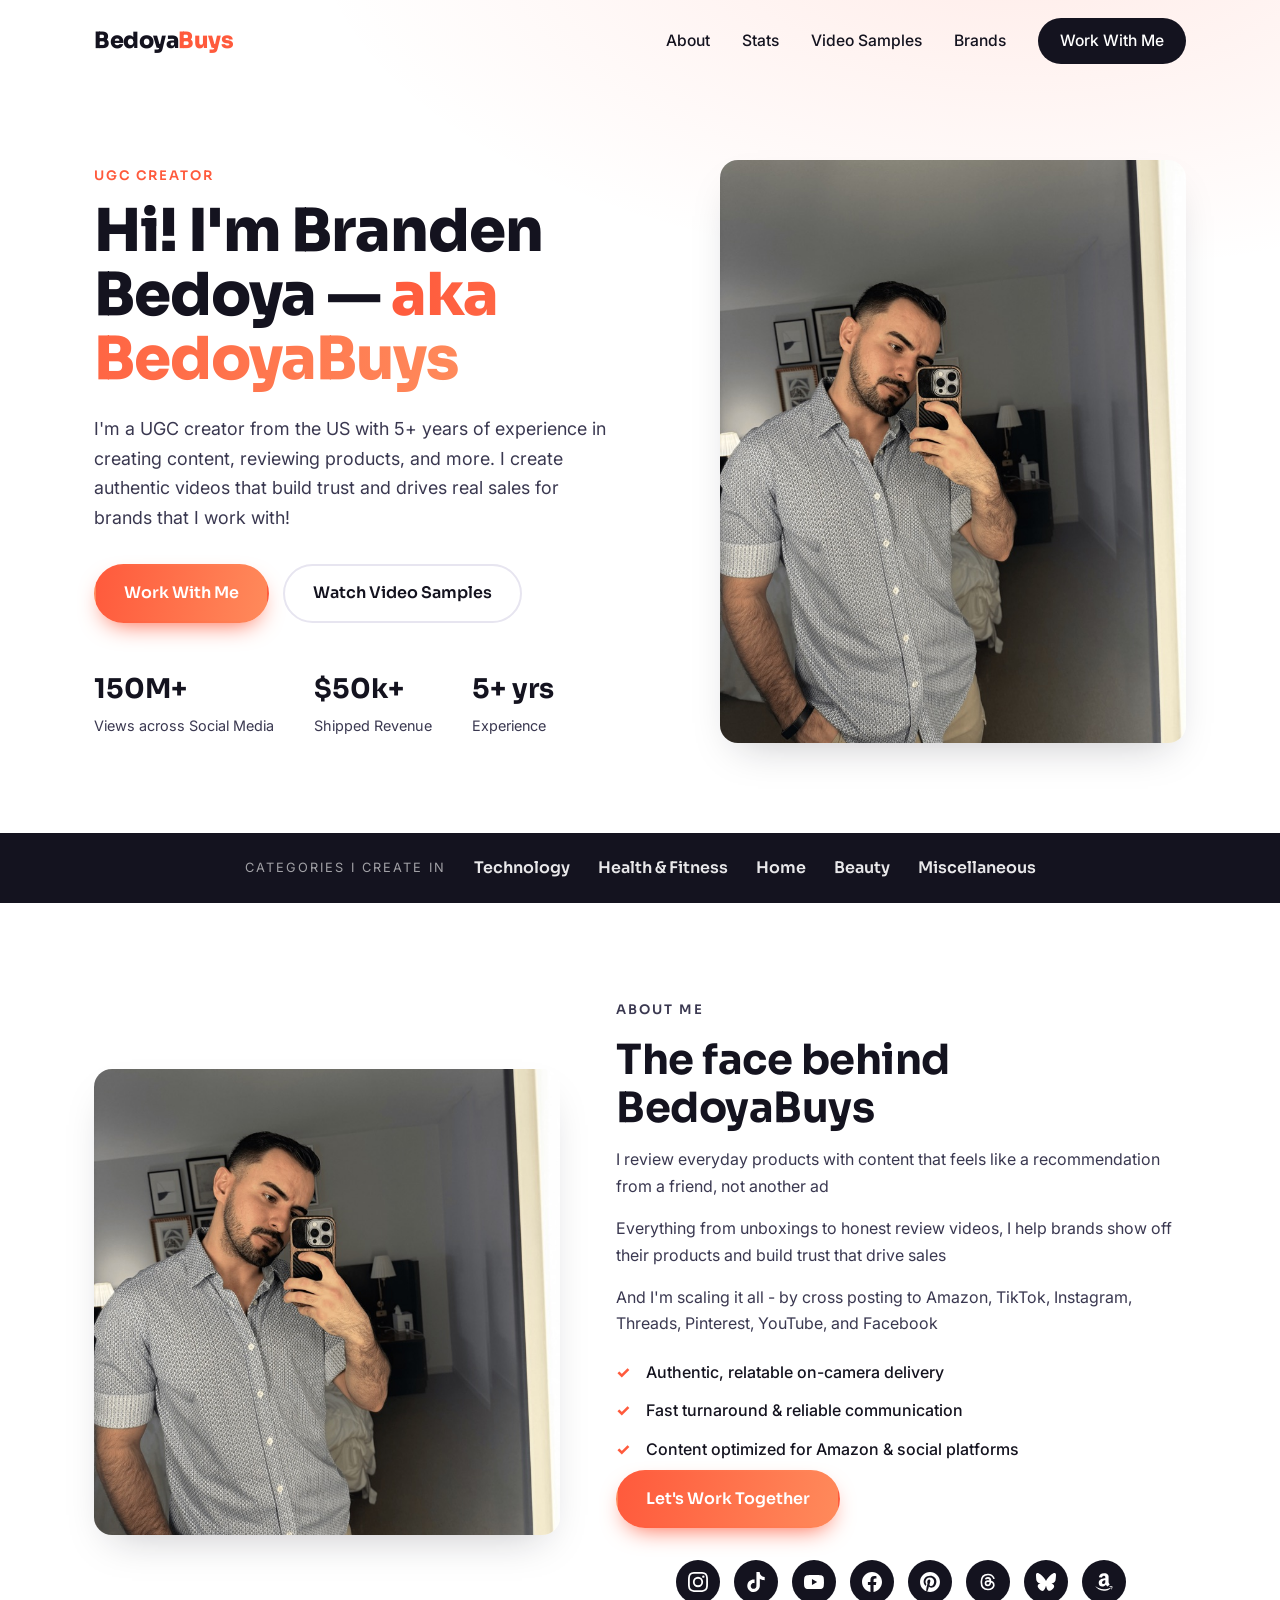
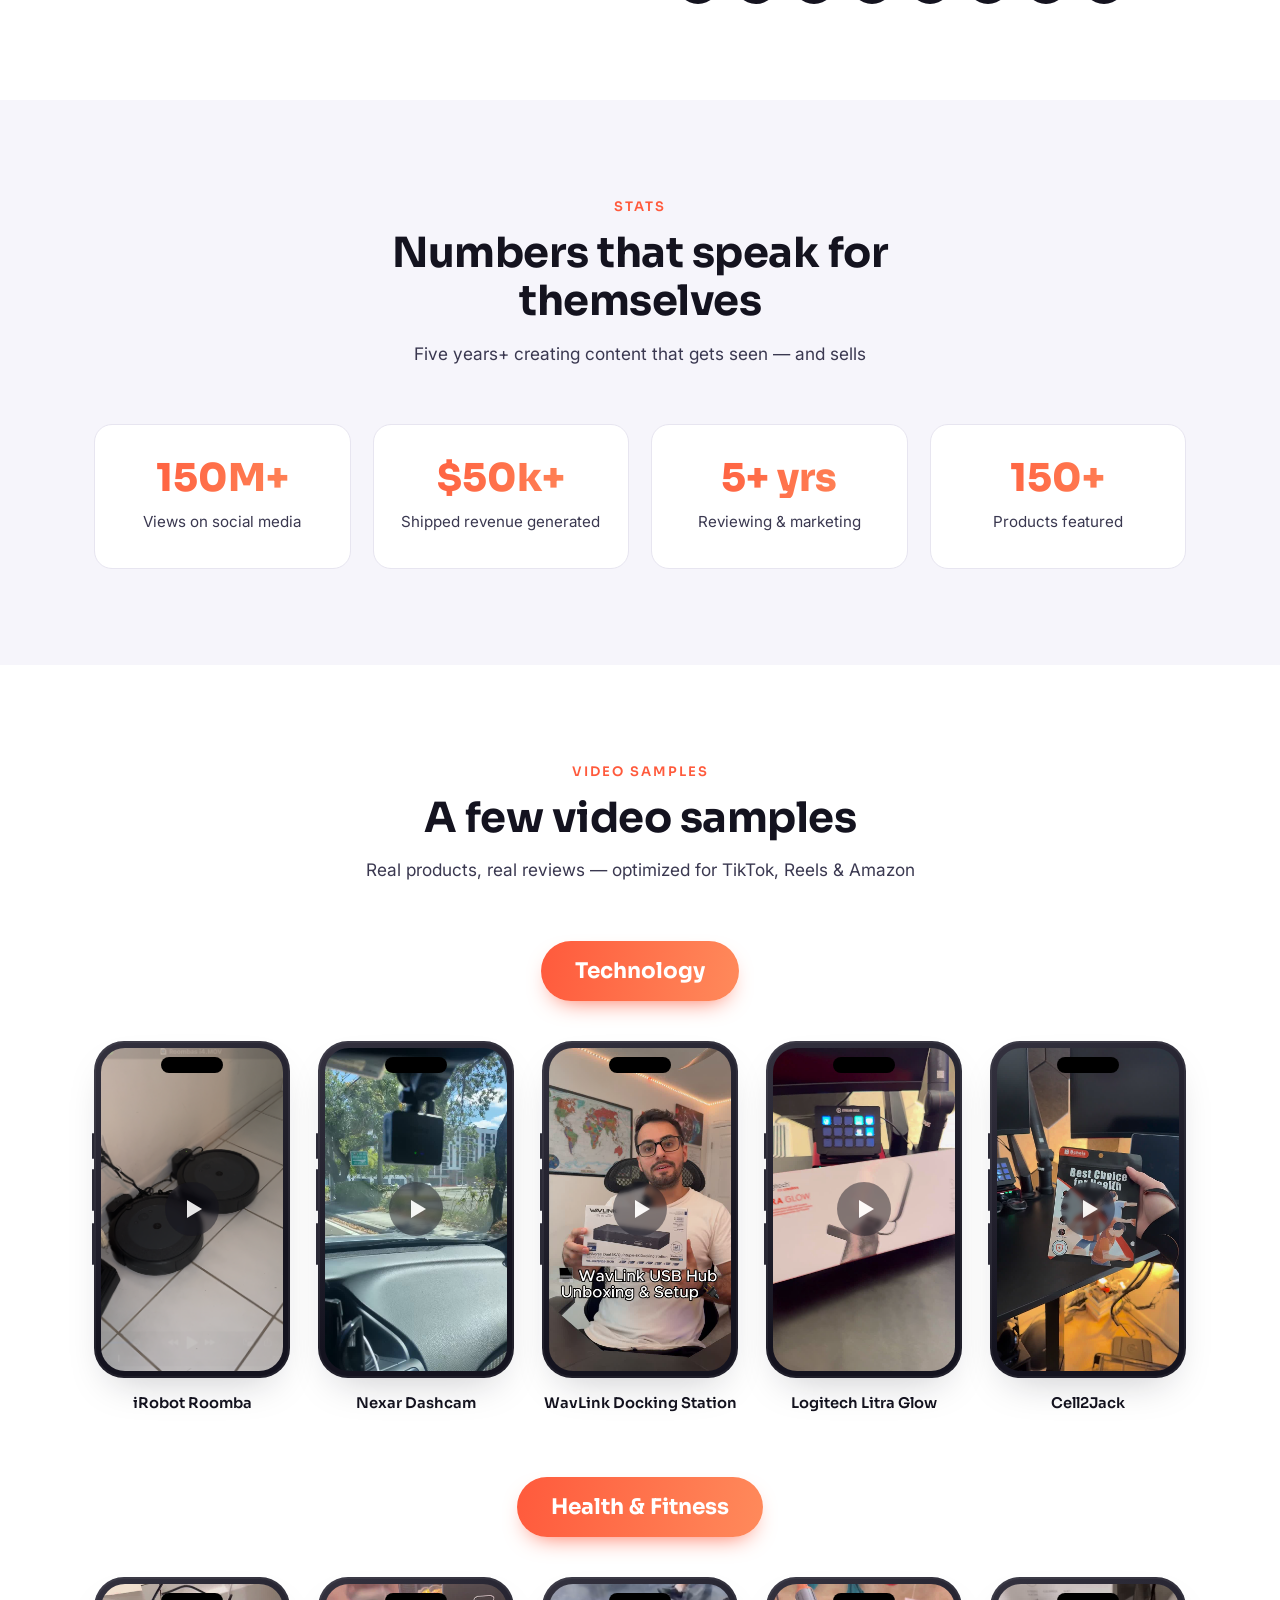
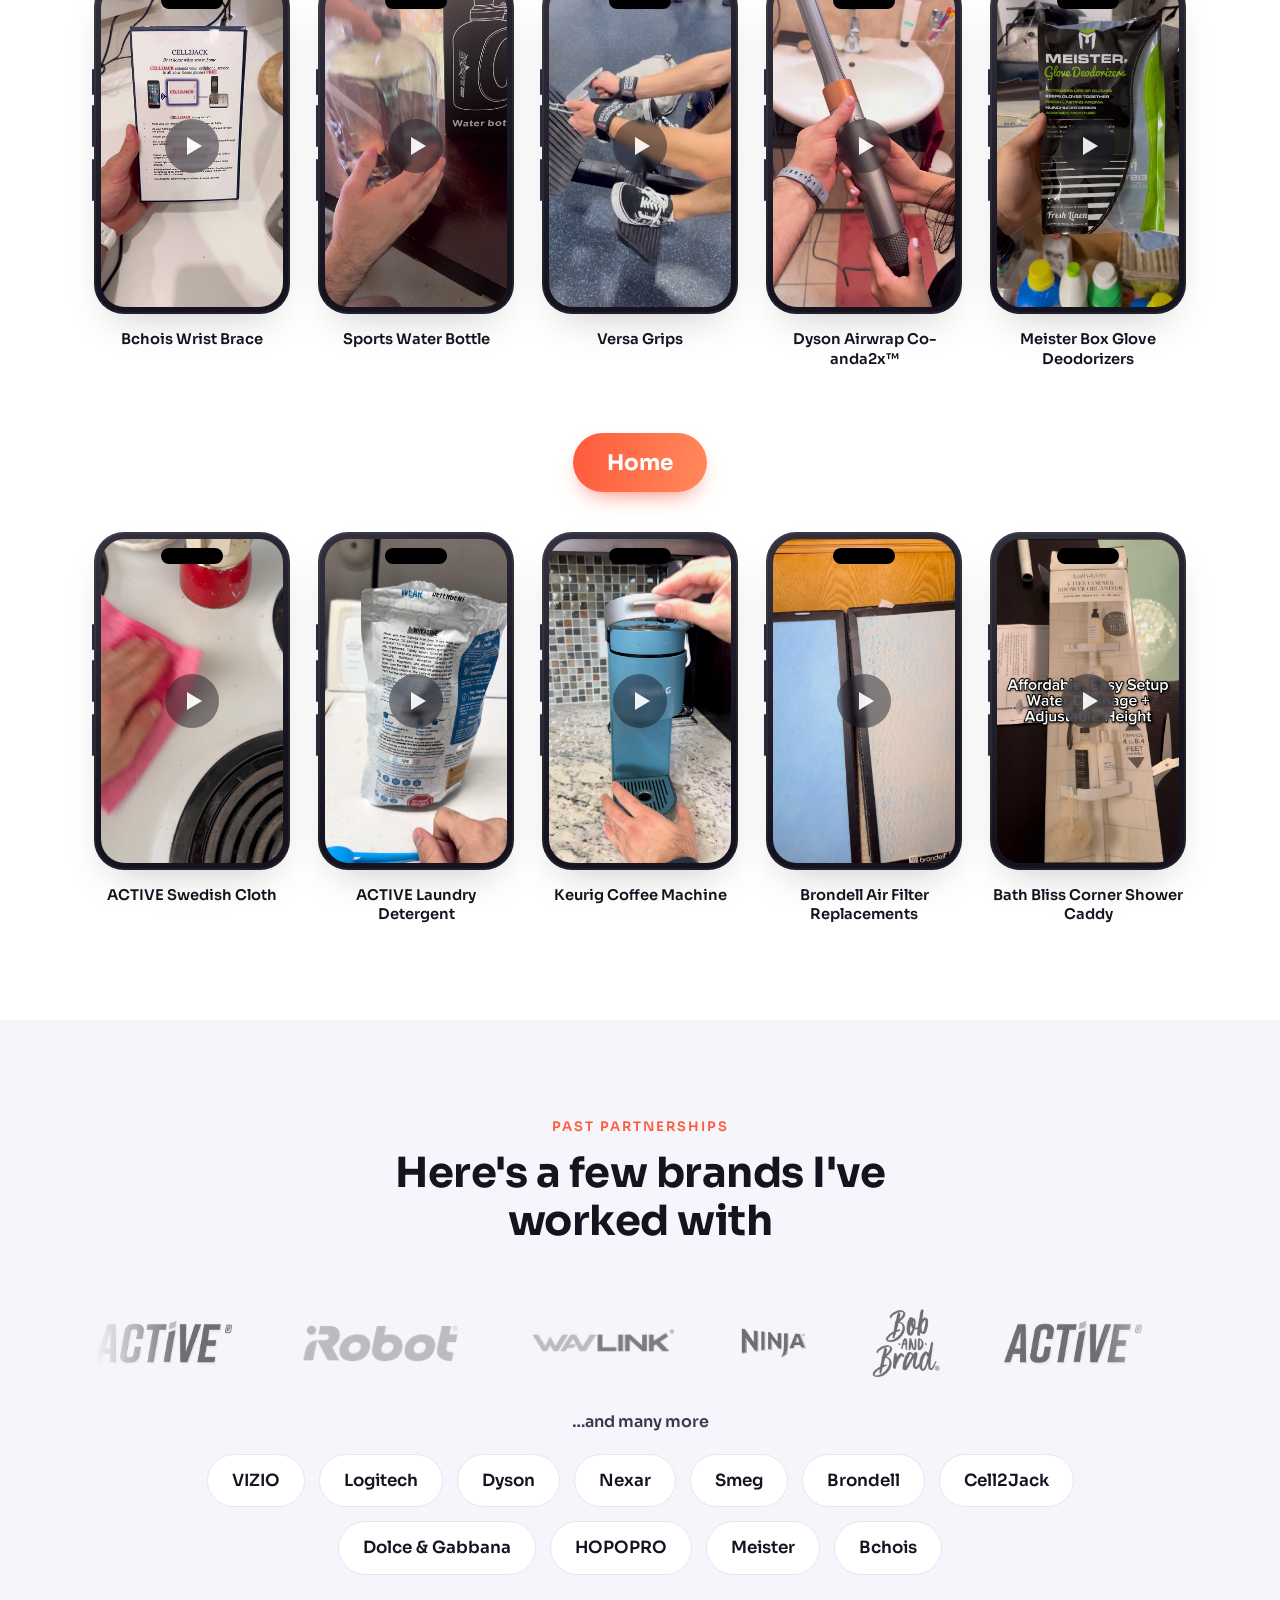
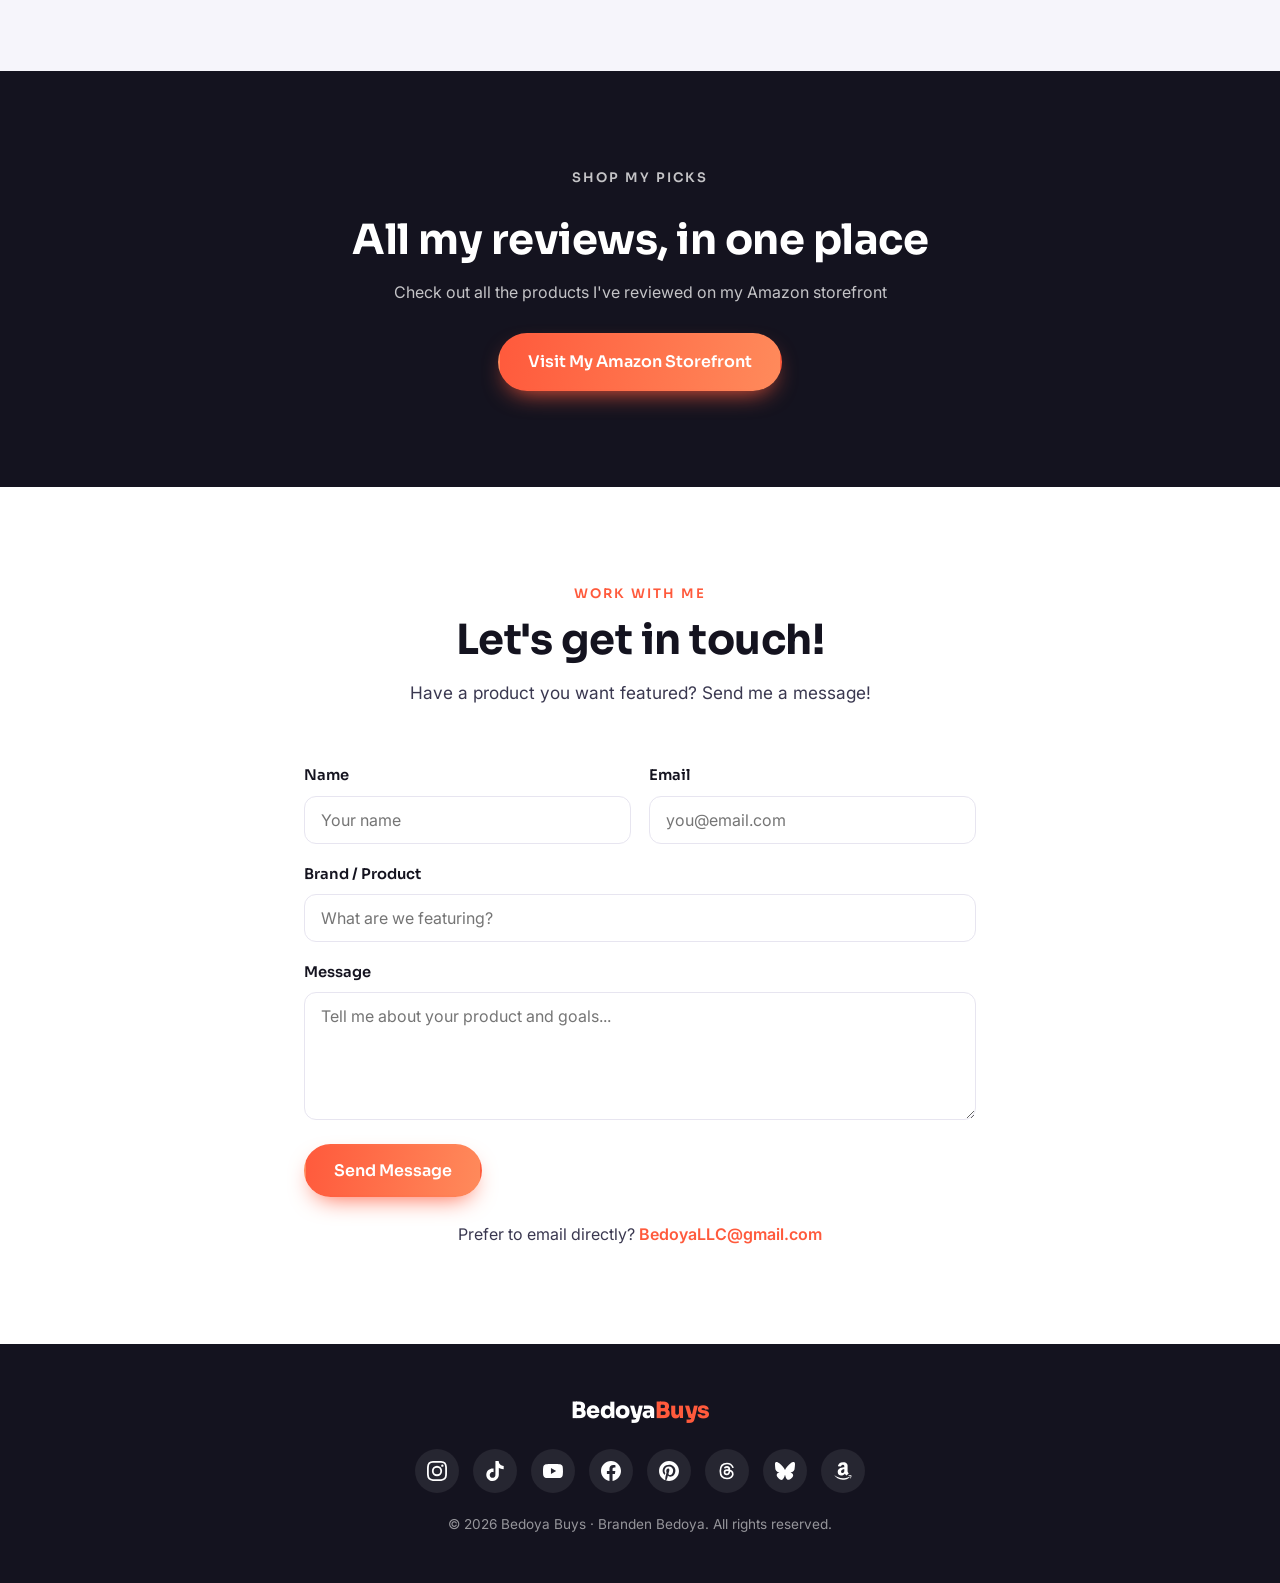
<file: index.html>
<!DOCTYPE html>
<html lang="en">
<head>
  <meta charset="UTF-8" />
  <meta name="viewport" content="width=device-width, initial-scale=1.0" />

  <!-- ===== SEO / SOCIAL META — edit these ===== -->
  <title>BedoyaBuys — Branden Bedoya | UGC Creator</title>
  <meta name="description" content="Bedoya Buys — UGC creator Branden Bedoya. 5+ years of product reviews and marketing, 150M+ views on social media, and $50k+ in shipped revenue for the brands I work with." />
  <meta name="author" content="Branden Bedoya" />

  <!-- Open Graph (Facebook, LinkedIn, iMessage previews) -->
  <meta property="og:title" content="BedoyaBuys — Branden Bedoya | UGC Creator" />
  <meta property="og:description" content="UGC creator with 5+ years experience, 150M+ views, and $50k+ in shipped revenue. Authentic product videos that convert." />
  <meta property="og:type" content="website" />
  <meta property="og:url" content="https://bedoyabuys.com" />
  <meta property="og:image" content="https://bedoyabuys.com/assets/images/hero.jpg" />

  <!-- Twitter / X -->
  <meta name="twitter:card" content="summary_large_image" />
  <meta name="twitter:title" content="BedoyaBuys — Branden Bedoya | UGC Creator" />
  <meta name="twitter:description" content="UGC creator with 5+ years experience, 150M+ views, and $50k+ in shipped revenue." />
  <meta name="twitter:image" content="https://bedoyabuys.com/assets/images/hero.jpg" />

  <!-- Pinterest domain verification (carried over from the Canva site) -->
  <meta name="p:domain_verify" content="8092bd72ea9154af4b46e4884dca687b" />

  <link rel="icon" type="image/svg+xml" href="assets/images/favicon.svg" />

  <!-- Fonts -->
  <link rel="preconnect" href="https://fonts.googleapis.com" />
  <link rel="preconnect" href="https://fonts.gstatic.com" crossorigin />
  <link href="https://fonts.googleapis.com/css2?family=Sora:wght@400;600;700;800&family=Inter:wght@400;500;600&display=swap" rel="stylesheet" />

  <link rel="stylesheet" href="css/styles.css" />

  <!-- Metricool tracking -->
  <script>function loadScript(a){var b=document.getElementsByTagName("head")[0],c=document.createElement("script");c.type="text/javascript",c.src="https://tracker.metricool.com/resources/be.js",c.onreadystatechange=a,c.onload=a,b.appendChild(c)}loadScript(function(){beTracker.t({hash:"539435b6d7f2f2cde3eccc9d855fa81a"})});</script>
</head>
<body>

  <!-- ===================== NAV ===================== -->
  <header class="nav" id="nav">
    <div class="container nav__inner">
      <a href="#home" class="nav__logo">Bedoya<span>Buys</span></a>

      <nav class="nav__links" id="navLinks">
        <a href="#about">About</a>
        <a href="#stats">Stats</a>
        <a href="#work">Video Samples</a>
        <a href="#brands">Brands</a>
        <a href="#contact" class="nav__cta">Work With Me</a>
      </nav>

      <button class="nav__toggle" id="navToggle" aria-label="Toggle menu" aria-expanded="false">
        <span></span><span></span><span></span>
      </button>
    </div>
  </header>

  <!-- ===================== HERO ===================== -->
  <section class="hero" id="home">
    <div class="container hero__inner">
      <div class="hero__content">
        <p class="hero__eyebrow">UGC Creator</p>
        <h1 class="hero__title">
          Hi! I'm Branden Bedoya — <span class="grad">aka BedoyaBuys</span>
        </h1>
        <p class="hero__sub">
          I'm a UGC creator from the US with 5+ years of experience in creating content,
          reviewing products, and more. I create authentic videos that build
          trust and drives real sales for brands that I work with!
        </p>
        <div class="hero__actions">
          <a href="#contact" class="btn btn--primary">Work With Me</a>
          <a href="#work" class="btn btn--ghost">Watch Video Samples</a>
        </div>

        <div class="hero__stats">
          <div class="stat"><strong>150M+</strong><span>Views across Social Media</span></div>
          <div class="stat"><strong>$50k+</strong><span>Shipped Revenue</span></div>
          <div class="stat"><strong>5+ yrs</strong><span>Experience</span></div>
        </div>
      </div>

      <div class="hero__media">
        <img class="hero__photo hero__photo--img" src="assets/images/hero.jpg"
             alt="Branden Bedoya, UGC creator" width="1200" height="1600" />
      </div>
    </div>
  </section>

  <!-- ===================== TRUST BAR ===================== -->
  <section class="trustbar">
    <div class="container trustbar__inner">
      <span>Categories I create in</span>
      <ul>
        <li>Technology</li>
        <li>Health &amp; Fitness</li>
        <li>Home</li>
        <li>Beauty</li>
        <li>Miscellaneous</li>
      </ul>
    </div>
  </section>

  <!-- ===================== ABOUT ===================== -->
  <section class="section" id="about">
    <div class="container about">
      <div class="about__media">
        <img class="about__photo about__photo--img" src="assets/images/hero.jpg"
             alt="Branden Bedoya" width="1200" height="1600" loading="lazy" />
      </div>
      <div class="about__content">
        <p class="section__eyebrow">About Me</p>
        <h2 class="section__title">The face behind BedoyaBuys</h2>
        <p>
          I review everyday products with content that feels like a recommendation from a friend, not another ad
        </p>
        <p>
          Everything from unboxings to honest review videos, I help brands show off their products 
          and build trust that drive sales
        </p>
        <p>
          And I'm scaling it all - by cross posting to Amazon, TikTok, Instagram, Threads, Pinterest, YouTube, and Facebook
        </p>
        <ul class="about__list">
          <li>Authentic, relatable on-camera delivery</li>
          <li>Fast turnaround &amp; reliable communication</li>
          <li>Content optimized for Amazon &amp; social platforms</li>
        </ul>
        <a href="#contact" class="btn btn--primary" style="margin-top:8px;">Let's Work Together</a>
        <nav class="footer__social about__social" aria-label="Bedoya Buys social media">
          <a class="social" href="https://www.instagram.com/bedoyabuys/" target="_blank" rel="noopener" aria-label="Instagram">
            <svg viewBox="0 0 24 24" aria-hidden="true"><path d="M12 2.163c3.204 0 3.584.012 4.85.07 3.252.148 4.771 1.691 4.919 4.919.058 1.265.069 1.645.069 4.849 0 3.205-.012 3.584-.069 4.849-.149 3.225-1.664 4.771-4.919 4.919-1.266.058-1.644.07-4.85.07-3.204 0-3.584-.012-4.849-.07-3.26-.149-4.771-1.699-4.919-4.92-.058-1.265-.07-1.644-.07-4.849 0-3.204.013-3.583.07-4.849.149-3.227 1.664-4.771 4.919-4.919 1.266-.057 1.645-.069 4.849-.069zM12 0C8.741 0 8.333.014 7.053.072 2.695.272.273 2.69.073 7.052.014 8.333 0 8.741 0 12c0 3.259.014 3.668.072 4.948.2 4.358 2.618 6.78 6.98 6.98C8.333 23.986 8.741 24 12 24c3.259 0 3.668-.014 4.948-.072 4.354-.2 6.782-2.618 6.979-6.98.059-1.28.073-1.689.073-4.948 0-3.259-.014-3.667-.072-4.947-.196-4.354-2.617-6.78-6.979-6.98C15.668.014 15.259 0 12 0zm0 5.838a6.162 6.162 0 100 12.324 6.162 6.162 0 000-12.324zM12 16a4 4 0 110-8 4 4 0 010 8zm6.406-11.845a1.44 1.44 0 100 2.881 1.44 1.44 0 000-2.881z"/></svg>
          </a>
          <a class="social" href="https://www.tiktok.com/@bedoyabuys" target="_blank" rel="noopener" aria-label="TikTok">
            <svg viewBox="0 0 24 24" aria-hidden="true"><path d="M12.525.02c1.31-.02 2.61-.01 3.91-.02.08 1.53.63 3.09 1.75 4.17 1.12 1.11 2.7 1.62 4.24 1.79v4.03c-1.44-.05-2.89-.35-4.2-.97-.57-.26-1.1-.59-1.62-.93-.01 2.92.01 5.84-.02 8.75-.08 1.4-.54 2.79-1.35 3.94-1.31 1.92-3.58 3.17-5.91 3.21-1.43.08-2.86-.31-4.08-1.03-2.02-1.19-3.44-3.37-3.65-5.71-.02-.5-.03-1-.01-1.49.18-1.9 1.12-3.72 2.58-4.96 1.66-1.44 3.98-2.13 6.15-1.72.02 1.48-.04 2.96-.04 4.44-.99-.32-2.15-.23-3.02.37-.63.41-1.11 1.04-1.36 1.75-.21.51-.15 1.07-.14 1.61.24 1.64 1.82 3.02 3.5 2.87 1.12-.01 2.19-.66 2.77-1.61.19-.33.4-.67.41-1.06.1-1.79.06-3.57.07-5.36.01-4.03-.01-8.05.02-12.07z"/></svg>
          </a>
          <a class="social" href="https://www.youtube.com/@BedoyaBuys/shorts" target="_blank" rel="noopener" aria-label="YouTube">
            <svg viewBox="0 0 24 24" aria-hidden="true"><path d="M23.498 6.186a3.016 3.016 0 00-2.122-2.136C19.505 3.545 12 3.545 12 3.545s-7.505 0-9.377.505A3.017 3.017 0 00.502 6.186C0 8.07 0 12 0 12s0 3.93.502 5.814a3.016 3.016 0 002.122 2.136c1.871.505 9.376.505 9.376.505s7.505 0 9.377-.505a3.015 3.015 0 002.122-2.136C24 15.93 24 12 24 12s0-3.93-.502-5.814zM9.545 15.568V8.432L15.818 12l-6.273 3.568z"/></svg>
          </a>
          <a class="social" href="https://www.facebook.com/profile.php?id=61591805581286" target="_blank" rel="noopener" aria-label="Facebook">
            <svg viewBox="0 0 24 24" aria-hidden="true"><path d="M24 12.073c0-6.627-5.373-12-12-12s-12 5.373-12 12c0 5.99 4.388 10.954 10.125 11.854v-8.385H7.078v-3.47h3.047V9.43c0-3.007 1.792-4.669 4.533-4.669 1.312 0 2.686.235 2.686.235v2.953H15.83c-1.491 0-1.956.925-1.956 1.874v2.25h3.328l-.532 3.47h-2.796v8.385C19.612 23.027 24 18.062 24 12.073z"/></svg>
          </a>
          <a class="social" href="https://www.pinterest.com/bedoyabuys/" target="_blank" rel="noopener" aria-label="Pinterest">
            <svg viewBox="0 0 24 24" aria-hidden="true"><path d="M12.017 0C5.396 0 .029 5.367.029 11.987c0 5.079 3.158 9.417 7.618 11.162-.105-.949-.199-2.403.041-3.439.219-.937 1.406-5.957 1.406-5.957s-.359-.72-.359-1.781c0-1.663.967-2.911 2.168-2.911 1.024 0 1.518.769 1.518 1.688 0 1.029-.653 2.567-.992 3.992-.285 1.193.6 2.165 1.775 2.165 2.128 0 3.768-2.245 3.768-5.487 0-2.861-2.063-4.869-5.008-4.869-3.41 0-5.409 2.562-5.409 5.199 0 1.033.394 2.143.889 2.741.099.12.112.225.085.345-.09.375-.293 1.199-.334 1.363-.053.225-.172.271-.402.165-1.495-.69-2.433-2.878-2.433-4.646 0-3.776 2.748-7.252 7.92-7.252 4.158 0 7.392 2.967 7.392 6.923 0 4.135-2.607 7.462-6.233 7.462-1.214 0-2.354-.629-2.758-1.379l-.749 2.848c-.269 1.045-1.004 2.352-1.498 3.146 1.123.345 2.306.535 3.55.535 6.607 0 11.985-5.365 11.985-11.987C24.014 5.367 18.635.001 12.017.001z"/></svg>
          </a>
          <a class="social" href="https://www.threads.com/@bedoyabuys" target="_blank" rel="noopener" aria-label="Threads">
            <svg viewBox="0 0 24 24" aria-hidden="true" fill="none" stroke="currentColor" stroke-width="2" stroke-linecap="round" stroke-linejoin="round" style="fill:none"><path d="M19 7.5c-1.333 -3 -3.667 -4.5 -7 -4.5c-5 0 -8 2.5 -8 9s3.5 9 8 9s7 -3 7 -5s-1 -5 -7 -5c-2.5 0 -3 1.25 -3 2.5c0 1.5 1 2.5 2.5 2.5c2.5 0 3.5 -1.5 3.5 -5s-2 -4 -3 -4s-1.833 .333 -2.5 1"/></svg>
          </a>
          <a class="social" href="https://bsky.app/profile/bedoyabuys.bsky.social" target="_blank" rel="noopener" aria-label="Bluesky">
            <svg viewBox="0 0 24 24" aria-hidden="true"><path d="M12 10.8c-1.087-2.114-4.046-6.053-6.798-7.995C2.566.944 1.561 1.266.902 1.565.139 1.908 0 3.08 0 3.768c0 .69.378 5.65.624 6.479.815 2.736 3.713 3.66 6.383 3.364.136-.02.275-.039.415-.056-.138.022-.276.04-.415.056-3.912.58-7.387 2.005-2.83 7.078 5.013 5.19 6.87-1.113 7.823-4.308.953 3.195 2.05 9.271 7.733 4.308 4.267-4.308 1.172-6.498-2.74-7.078a8.741 8.741 0 01-.415-.056c.14.017.279.036.415.056 2.67.297 5.568-.628 6.383-3.364.246-.828.624-5.79.624-6.479 0-.688-.139-1.86-.902-2.203-.659-.298-1.664-.62-4.3 1.24C16.046 4.747 13.087 8.686 12 10.8z"/></svg>
          </a>
          <a class="social" href="https://a.co/d/0cUAedgh" target="_blank" rel="noopener" aria-label="Amazon Storefront">
            <svg viewBox="0 0 448 512" aria-hidden="true"><path d="M257.7 162.7c-48.7 1.8-169.5 15.5-169.5 117.5 0 109.5 138.3 114 183.5 43.2 6.5 10.2 35.4 37.5 45.3 46.8l56.8-56s-32.3-25.3-32.3-52.8l0-147.1C341.5 89 317 32 229.2 32 141.2 32 94.5 87 94.5 136.3l73.5 6.8c16.3-49.5 54.2-49.5 54.2-49.5 40.7-.1 35.5 29.8 35.5 69.1zm0 86.8c0 80-84.2 68-84.2 17.2 0-47.2 50.5-56.7 84.2-57.8l0 40.6zM393.7 413c-7.7 10-70 67-174.5 67S34.7 408.5 10.2 379c-6.8-7.7 1-11.3 5.5-8.3 73.3 44.5 187.8 117.8 372.5 30.3 7.5-3.7 13.3 2 5.5 12zm39.8 2.2c-6.5 15.8-16 26.8-21.2 31-5.5 4.5-9.5 2.7-6.5-3.8s19.3-46.5 12.7-55c-6.5-8.3-37-4.3-48-3.2-10.8 1-13 2-14-.3-2.3-5.7 21.7-15.5 37.5-17.5 15.7-1.8 41-.8 46 5.7 3.7 5.1 0 27.1-6.5 43.1z"/></svg>
          </a>
        </nav>
      </div>
    </div>
  </section>

  <!-- ===================== STATS ===================== -->
  <section class="section section--alt" id="stats">
    <div class="container">
      <div class="section__head">
        <p class="section__eyebrow">Stats</p>
        <h2 class="section__title">Numbers that speak for themselves</h2>
        <p class="section__lead">Five years+ creating content that gets seen — and sells</p>
      </div>
      <div class="statgrid">
        <div class="statcard"><strong>150M+</strong><span>Views on social media</span></div>
        <div class="statcard"><strong>$50k+</strong><span>Shipped revenue generated</span></div>
        <div class="statcard"><strong>5+ yrs</strong><span>Reviewing &amp; marketing</span></div>
        <div class="statcard"><strong>150+</strong><span>Products featured</span></div>
      </div>
    </div>
  </section>

  <!-- ===================== WORK / VIDEO SAMPLES ===================== -->
  <section class="section" id="work">
    <div class="container">
      <div class="section__head">
        <p class="section__eyebrow">Video Samples</p>
        <h2 class="section__title">A few video samples</h2>
        <p class="section__lead">Real products, real reviews — optimized for TikTok, Reels &amp; Amazon</p>
      </div>

      <!-- ===== Category: Technology ===== -->
      <div class="catgroup">
        <h3 class="catgroup__title">Technology</h3>
        <div class="phones">
          <figure class="phone">
            <a class="phone__frame" href="https://www.amazon.com/vdp/0276ad2a97aa431cbd85c4407ad3aa43?ref_=aipsfvideo&amp;linkCode=ssc&amp;tag=brandenbedo0a-20&amp;src=aipsf" target="_blank" rel="noopener" aria-label="iRobot Roomba — watch my review on Amazon">
              <span class="phone__island"></span>
              <span class="phone__play" aria-hidden="true"></span>
              <img class="phone__screen" src="assets/images/work-roomba.png" alt="iRobot Roomba review" loading="lazy" />
            </a>
            <figcaption>iRobot Roomba</figcaption>
          </figure>
          <figure class="phone">
            <a class="phone__frame" href="https://www.amazon.com/vdp/0d5e4a5ff8f54e0c9951274e5f7190fa?ref_=aipsfvideo&amp;linkCode=ssc&amp;tag=brandenbedo0a-20&amp;src=aipsf" target="_blank" rel="noopener" aria-label="Nexar Dashcam — watch my review on Amazon">
              <span class="phone__island"></span>
              <span class="phone__play" aria-hidden="true"></span>
              <img class="phone__screen" src="assets/images/work-nexar.jpg" alt="Nexar dashcam review" loading="lazy" />
            </a>
            <figcaption>Nexar Dashcam</figcaption>
          </figure>
          <figure class="phone">
            <a class="phone__frame" href="https://www.amazon.com/vdp/0fcb9acb0d1c45d5b5be8f12bfa99dc1?aci=amzn1.vse.video.0fcb9acb0d1c45d5b5be8f12bfa99dc1&amp;product=B0F468NMZH&amp;ref=cm_sw_cp_r_ib_dt_fapMUJDTaepnu" target="_blank" rel="noopener" aria-label="WavLink Docking Station — watch my review on Amazon">
              <span class="phone__island"></span>
              <span class="phone__play" aria-hidden="true"></span>
              <img class="phone__screen" src="assets/images/work-wavlink.jpg" alt="WavLink USB-C docking station unboxing" loading="lazy" />
            </a>
            <figcaption>WavLink Docking Station</figcaption>
          </figure>
          <figure class="phone">
            <a class="phone__frame" href="https://www.amazon.com/vdp/077794144de4483da06fdd213fa67dcd?ref_=aipsfvideo&amp;linkCode=ssc&amp;tag=brandenbedo0a-20&amp;src=aipsf" target="_blank" rel="noopener" aria-label="Logitech Litra Glow — watch my review on Amazon">
              <span class="phone__island"></span>
              <span class="phone__play" aria-hidden="true"></span>
              <img class="phone__screen" src="assets/images/work-litra.jpg" alt="Logitech Litra Glow LED light review" loading="lazy" />
            </a>
            <figcaption>Logitech Litra Glow</figcaption>
          </figure>
          <figure class="phone">
            <a class="phone__frame" href="https://www.amazon.com/vdp/02dd7df90a3f4900b819e42a18ca75fb?ref_=aipsfvideo&amp;linkCode=ssc&amp;tag=brandenbedo0a-20&amp;src=aipsf" target="_blank" rel="noopener" aria-label="Cell2Jack — watch my review on Amazon">
              <span class="phone__island"></span>
              <span class="phone__play" aria-hidden="true"></span>
              <img class="phone__screen" src="assets/images/work-cell2jack.jpg" alt="Cell2Jack review" loading="lazy" />
            </a>
            <figcaption>Cell2Jack</figcaption>
          </figure>
        </div>
      </div>

      <!-- ===== Category: Health & Fitness ===== -->
      <div class="catgroup">
        <h3 class="catgroup__title">Health &amp; Fitness</h3>
        <div class="phones">
          <figure class="phone">
            <a class="phone__frame" href="https://www.amazon.com/vdp/099fc6d2d632471b8a9a00044b7929b1?ref_=aipsfvideo&amp;linkCode=ssc&amp;tag=brandenbedo0a-20&amp;src=aipsf" target="_blank" rel="noopener" aria-label="Bchois Wrist Brace — watch my review on Amazon">
              <span class="phone__island"></span>
              <span class="phone__play" aria-hidden="true"></span>
              <img class="phone__screen" src="assets/images/work-bchois.jpg" alt="Bchois wrist brace review" loading="lazy" />
            </a>
            <figcaption>Bchois Wrist Brace</figcaption>
          </figure>
          <figure class="phone">
            <a class="phone__frame" href="https://www.amazon.com/vdp/099b0d2dc78c472faab6537d98ba10fa?ref_=aipsfvideo&amp;linkCode=ssc&amp;tag=brandenbedo0a-20&amp;src=aipsf" target="_blank" rel="noopener" aria-label="Sports Water Bottle — watch my review on Amazon">
              <span class="phone__island"></span>
              <span class="phone__play" aria-hidden="true"></span>
              <img class="phone__screen" src="assets/images/work-waterbottle.jpg" alt="Sports water bottle review" loading="lazy" />
            </a>
            <figcaption>Sports Water Bottle</figcaption>
          </figure>
          <figure class="phone">
            <a class="phone__frame" href="https://www.amazon.com/vdp/08eb7253377441ceb79c152615f67bfd?ref_=aipsfvideo&amp;linkCode=ssc&amp;tag=brandenbedo0a-20&amp;src=aipsf" target="_blank" rel="noopener" aria-label="Versa Grips — watch my review on Amazon">
              <span class="phone__island"></span>
              <span class="phone__play" aria-hidden="true"></span>
              <img class="phone__screen" src="assets/images/work-versagrips.png" alt="Versa Grips review" loading="lazy" />
            </a>
            <figcaption>Versa Grips</figcaption>
          </figure>
          <figure class="phone">
            <a class="phone__frame" href="https://www.amazon.com/vdp/0979e785ace04697a884ec362db80845?ref_=aipsfvideo&amp;linkCode=ssc&amp;tag=brandenbedo0a-20&amp;src=aipsf" target="_blank" rel="noopener" aria-label="Dyson Airwrap Co-anda2x — watch my review on Amazon">
              <span class="phone__island"></span>
              <span class="phone__play" aria-hidden="true"></span>
              <img class="phone__screen" src="assets/images/work-dyson.jpg" alt="Dyson Airwrap Co-anda2x review" loading="lazy" />
            </a>
            <figcaption>Dyson Airwrap Co-anda2x&trade;</figcaption>
          </figure>
          <figure class="phone">
            <a class="phone__frame" href="https://www.amazon.com/vdp/0cee7771d5574f4cae2f873f59aff38c?ref_=aipsfvideo&amp;linkCode=ssc&amp;tag=brandenbedo0a-20&amp;src=aipsf" target="_blank" rel="noopener" aria-label="Meister Box Glove Deodorizers — watch my review on Amazon">
              <span class="phone__island"></span>
              <span class="phone__play" aria-hidden="true"></span>
              <img class="phone__screen" src="assets/images/work-meister.jpg" alt="Meister box glove deodorizers review" loading="lazy" />
            </a>
            <figcaption>Meister Box Glove Deodorizers</figcaption>
          </figure>
        </div>
      </div>

      <!-- ===== Category: Home ===== -->
      <div class="catgroup">
        <h3 class="catgroup__title">Home</h3>
        <div class="phones">
          <figure class="phone">
            <a class="phone__frame" href="https://www.amazon.com/vdp/0347508d8b9949119ed9f26426b21363?ref_=aipsfvideo&amp;linkCode=ssc&amp;tag=brandenbedo0a-20&amp;src=aipsf" target="_blank" rel="noopener" aria-label="ACTIVE Swedish Cloth — watch my review on Amazon">
              <span class="phone__island"></span>
              <span class="phone__play" aria-hidden="true"></span>
              <img class="phone__screen" src="assets/images/work-activecloth.jpg" alt="ACTIVE Swedish Cloth review" loading="lazy" />
            </a>
            <figcaption>ACTIVE Swedish Cloth</figcaption>
          </figure>
          <figure class="phone">
            <a class="phone__frame" href="https://www.amazon.com/vdp/08a1ee2602f845cc9de42d5ef457036d?ref_=aipsfvideo&amp;linkCode=ssc&amp;tag=brandenbedo0a-20&amp;src=aipsf" target="_blank" rel="noopener" aria-label="ACTIVE Laundry Detergent — watch my review on Amazon">
              <span class="phone__island"></span>
              <span class="phone__play" aria-hidden="true"></span>
              <img class="phone__screen" src="assets/images/work-active.jpg" alt="ACTIVE Laundry Detergent review" loading="lazy" />
            </a>
            <figcaption>ACTIVE Laundry Detergent</figcaption>
          </figure>
          <figure class="phone">
            <a class="phone__frame" href="https://www.amazon.com/vdp/047a8ee4287e4f02b35ab00b24d5de20?ref_=aipsfvideo&amp;linkCode=ssc&amp;tag=brandenbedo0a-20&amp;src=aipsf" target="_blank" rel="noopener" aria-label="Keurig Coffee Machine — watch my review on Amazon">
              <span class="phone__island"></span>
              <span class="phone__play" aria-hidden="true"></span>
              <img class="phone__screen" src="assets/images/work-keurig.jpg" alt="Keurig Coffee Machine review" loading="lazy" />
            </a>
            <figcaption>Keurig Coffee Machine</figcaption>
          </figure>
          <figure class="phone">
            <a class="phone__frame" href="https://www.amazon.com/vdp/03656b91c31140d0be38b07d28f34d5d?ref_=aipsfvideo&amp;linkCode=ssc&amp;tag=brandenbedo0a-20&amp;src=aipsf" target="_blank" rel="noopener" aria-label="Brondell Air Filter Replacements — watch my review on Amazon">
              <span class="phone__island"></span>
              <span class="phone__play" aria-hidden="true"></span>
              <img class="phone__screen" src="assets/images/work-brondellfilters.jpg" alt="Brondell Air Filter Replacements review" loading="lazy" />
            </a>
            <figcaption>Brondell Air Filter Replacements</figcaption>
          </figure>
          <figure class="phone">
            <a class="phone__frame" href="https://www.amazon.com/vdp/0f17479d78104b4589b3476fc19c38aa?ref_=aipsfvideo&amp;linkCode=ssc&amp;tag=brandenbedo0a-20&amp;src=aipsf" target="_blank" rel="noopener" aria-label="Bath Bliss Corner Shower Caddy — watch my review on Amazon">
              <span class="phone__island"></span>
              <span class="phone__play" aria-hidden="true"></span>
              <img class="phone__screen" src="assets/images/work-showercaddy.png" alt="Bath Bliss Corner Shower Caddy review" loading="lazy" />
            </a>
            <figcaption>Bath Bliss Corner Shower Caddy</figcaption>
          </figure>
        </div>
      </div>
    </div>
  </section>

  <!-- ===================== BRANDS ===================== -->
  <section class="section section--alt" id="brands">
    <div class="container">
      <div class="section__head">
        <p class="section__eyebrow">Past partnerships</p>
        <h2 class="section__title">Here's a few brands I've worked with</h2>
      </div>

      <!-- Moving logo carousel (single row, scrolls left → right) -->
      <div class="marquee marquee--rev" aria-label="Brand logos">
        <div class="marquee__track">
          <span class="logo"><img src="assets/images/logos/active.png" alt="ACTIVE" loading="lazy" /></span>
          <span class="logo"><img src="assets/images/logos/irobot.png" alt="iRobot" loading="lazy" /></span>
          <span class="logo"><img src="assets/images/logos/wavlink.png" alt="WAVLINK" loading="lazy" /></span>
          <span class="logo"><img src="assets/images/logos/ninja.png" alt="Ninja" loading="lazy" /></span>
          <span class="logo"><img src="assets/images/logos/bobandbrad.png" alt="Bob and Brad" loading="lazy" /></span>
          <span class="logo"><img src="assets/images/logos/active.png" alt="ACTIVE" loading="lazy" /></span>
          <span class="logo"><img src="assets/images/logos/irobot.png" alt="iRobot" loading="lazy" /></span>
          <span class="logo"><img src="assets/images/logos/wavlink.png" alt="WAVLINK" loading="lazy" /></span>
          <span class="logo"><img src="assets/images/logos/ninja.png" alt="Ninja" loading="lazy" /></span>
          <span class="logo"><img src="assets/images/logos/bobandbrad.png" alt="Bob and Brad" loading="lazy" /></span>
          <!-- duplicate set for seamless loop -->
          <span class="logo" aria-hidden="true"><img src="assets/images/logos/active.png" alt="" loading="lazy" /></span>
          <span class="logo" aria-hidden="true"><img src="assets/images/logos/irobot.png" alt="" loading="lazy" /></span>
          <span class="logo" aria-hidden="true"><img src="assets/images/logos/wavlink.png" alt="" loading="lazy" /></span>
          <span class="logo" aria-hidden="true"><img src="assets/images/logos/ninja.png" alt="" loading="lazy" /></span>
          <span class="logo" aria-hidden="true"><img src="assets/images/logos/bobandbrad.png" alt="" loading="lazy" /></span>
          <span class="logo" aria-hidden="true"><img src="assets/images/logos/active.png" alt="" loading="lazy" /></span>
          <span class="logo" aria-hidden="true"><img src="assets/images/logos/irobot.png" alt="" loading="lazy" /></span>
          <span class="logo" aria-hidden="true"><img src="assets/images/logos/wavlink.png" alt="" loading="lazy" /></span>
          <span class="logo" aria-hidden="true"><img src="assets/images/logos/ninja.png" alt="" loading="lazy" /></span>
          <span class="logo" aria-hidden="true"><img src="assets/images/logos/bobandbrad.png" alt="" loading="lazy" /></span>
        </div>
      </div>

      <p class="brands__more">…and many more</p>
      <ul class="brands">
        <li>VIZIO</li>
        <li>Logitech</li>
        <li>Dyson</li>
        <li>Nexar</li>
        <li>Smeg</li>
        <li>Brondell</li>
        <li>Cell2Jack</li>
        <li>Dolce &amp; Gabbana</li>
        <li>HOPOPRO</li>
        <li>Meister</li>
        <li>Bchois</li>
      </ul>
    </div>
  </section>

  <!-- ===================== SHOP / AMAZON CTA ===================== -->
  <section class="section shop" id="shop">
    <div class="container shop__inner">
      <div class="shop__content">
        <p class="section__eyebrow section__eyebrow--light">Shop My Picks</p>
        <h2 class="section__title">All my reviews, in one place</h2>
        <p>Check out all the products I've reviewed on my Amazon storefront</p>
        <a href="https://a.co/d/0cUAedgh" class="btn btn--primary" target="_blank" rel="noopener">Visit My Amazon Storefront</a>
      </div>
    </div>
  </section>

  <!-- ===================== CONTACT ===================== -->
  <section class="section" id="contact">
    <div class="container contact">
      <div class="section__head">
        <p class="section__eyebrow">Work With Me</p>
        <h2 class="section__title">Let's get in touch!</h2>
        <p class="section__lead">Have a product you want featured? Send me a message!</p>
      </div>

      <!-- FormSubmit.co: messages email to the address below.
           First submission triggers a one-time confirmation email to activate. -->
      <form class="form" action="https://formsubmit.co/BedoyaLLC@Gmail.com" method="POST">
        <!-- FormSubmit config -->
        <input type="hidden" name="_subject" value="New message from bedoyabuys.com!" />
        <input type="hidden" name="_template" value="table" />
        <input type="hidden" name="_captcha" value="true" />
        <input type="hidden" name="_next" value="https://bedoyabuys.com/thanks.html" />
        <!-- Honeypot: hidden field bots fill in, humans don't -->
        <input type="text" name="_honey" style="display:none" tabindex="-1" autocomplete="off" />

        <div class="form__row">
          <label>Name
            <input type="text" name="name" required placeholder="Your name" />
          </label>
          <label>Email
            <input type="email" name="email" required placeholder="you@email.com" />
          </label>
        </div>
        <label>Brand / Product
          <input type="text" name="brand" placeholder="What are we featuring?" />
        </label>
        <label>Message
          <textarea name="message" rows="5" required placeholder="Tell me about your product and goals..."></textarea>
        </label>
        <button type="submit" class="btn btn--primary">Send Message</button>
      </form>

      <p class="contact__alt">Prefer to email directly? <a href="mailto:BedoyaLLC@gmail.com">BedoyaLLC@gmail.com</a></p>
    </div>
  </section>

  <!-- ===================== FOOTER ===================== -->
  <footer class="footer">
    <div class="container footer__inner">
      <a href="#home" class="nav__logo">Bedoya<span>Buys</span></a>
      <nav class="footer__social" aria-label="Social media">
        <a class="social" href="https://www.instagram.com/bedoyabuys/" target="_blank" rel="noopener" aria-label="Instagram">
          <svg viewBox="0 0 24 24" aria-hidden="true"><path d="M12 2.163c3.204 0 3.584.012 4.85.07 3.252.148 4.771 1.691 4.919 4.919.058 1.265.069 1.645.069 4.849 0 3.205-.012 3.584-.069 4.849-.149 3.225-1.664 4.771-4.919 4.919-1.266.058-1.644.07-4.85.07-3.204 0-3.584-.012-4.849-.07-3.26-.149-4.771-1.699-4.919-4.92-.058-1.265-.07-1.644-.07-4.849 0-3.204.013-3.583.07-4.849.149-3.227 1.664-4.771 4.919-4.919 1.266-.057 1.645-.069 4.849-.069zM12 0C8.741 0 8.333.014 7.053.072 2.695.272.273 2.69.073 7.052.014 8.333 0 8.741 0 12c0 3.259.014 3.668.072 4.948.2 4.358 2.618 6.78 6.98 6.98C8.333 23.986 8.741 24 12 24c3.259 0 3.668-.014 4.948-.072 4.354-.2 6.782-2.618 6.979-6.98.059-1.28.073-1.689.073-4.948 0-3.259-.014-3.667-.072-4.947-.196-4.354-2.617-6.78-6.979-6.98C15.668.014 15.259 0 12 0zm0 5.838a6.162 6.162 0 100 12.324 6.162 6.162 0 000-12.324zM12 16a4 4 0 110-8 4 4 0 010 8zm6.406-11.845a1.44 1.44 0 100 2.881 1.44 1.44 0 000-2.881z"/></svg>
        </a>
        <a class="social" href="https://www.tiktok.com/@bedoyabuys" target="_blank" rel="noopener" aria-label="TikTok">
          <svg viewBox="0 0 24 24" aria-hidden="true"><path d="M12.525.02c1.31-.02 2.61-.01 3.91-.02.08 1.53.63 3.09 1.75 4.17 1.12 1.11 2.7 1.62 4.24 1.79v4.03c-1.44-.05-2.89-.35-4.2-.97-.57-.26-1.1-.59-1.62-.93-.01 2.92.01 5.84-.02 8.75-.08 1.4-.54 2.79-1.35 3.94-1.31 1.92-3.58 3.17-5.91 3.21-1.43.08-2.86-.31-4.08-1.03-2.02-1.19-3.44-3.37-3.65-5.71-.02-.5-.03-1-.01-1.49.18-1.9 1.12-3.72 2.58-4.96 1.66-1.44 3.98-2.13 6.15-1.72.02 1.48-.04 2.96-.04 4.44-.99-.32-2.15-.23-3.02.37-.63.41-1.11 1.04-1.36 1.75-.21.51-.15 1.07-.14 1.61.24 1.64 1.82 3.02 3.5 2.87 1.12-.01 2.19-.66 2.77-1.61.19-.33.4-.67.41-1.06.1-1.79.06-3.57.07-5.36.01-4.03-.01-8.05.02-12.07z"/></svg>
        </a>
        <a class="social" href="https://www.youtube.com/@BedoyaBuys/shorts" target="_blank" rel="noopener" aria-label="YouTube">
          <svg viewBox="0 0 24 24" aria-hidden="true"><path d="M23.498 6.186a3.016 3.016 0 00-2.122-2.136C19.505 3.545 12 3.545 12 3.545s-7.505 0-9.377.505A3.017 3.017 0 00.502 6.186C0 8.07 0 12 0 12s0 3.93.502 5.814a3.016 3.016 0 002.122 2.136c1.871.505 9.376.505 9.376.505s7.505 0 9.377-.505a3.015 3.015 0 002.122-2.136C24 15.93 24 12 24 12s0-3.93-.502-5.814zM9.545 15.568V8.432L15.818 12l-6.273 3.568z"/></svg>
        </a>
        <a class="social" href="https://www.facebook.com/profile.php?id=61591805581286" target="_blank" rel="noopener" aria-label="Facebook">
          <svg viewBox="0 0 24 24" aria-hidden="true"><path d="M24 12.073c0-6.627-5.373-12-12-12s-12 5.373-12 12c0 5.99 4.388 10.954 10.125 11.854v-8.385H7.078v-3.47h3.047V9.43c0-3.007 1.792-4.669 4.533-4.669 1.312 0 2.686.235 2.686.235v2.953H15.83c-1.491 0-1.956.925-1.956 1.874v2.25h3.328l-.532 3.47h-2.796v8.385C19.612 23.027 24 18.062 24 12.073z"/></svg>
        </a>
        <a class="social" href="https://www.pinterest.com/bedoyabuys/" target="_blank" rel="noopener" aria-label="Pinterest">
          <svg viewBox="0 0 24 24" aria-hidden="true"><path d="M12.017 0C5.396 0 .029 5.367.029 11.987c0 5.079 3.158 9.417 7.618 11.162-.105-.949-.199-2.403.041-3.439.219-.937 1.406-5.957 1.406-5.957s-.359-.72-.359-1.781c0-1.663.967-2.911 2.168-2.911 1.024 0 1.518.769 1.518 1.688 0 1.029-.653 2.567-.992 3.992-.285 1.193.6 2.165 1.775 2.165 2.128 0 3.768-2.245 3.768-5.487 0-2.861-2.063-4.869-5.008-4.869-3.41 0-5.409 2.562-5.409 5.199 0 1.033.394 2.143.889 2.741.099.12.112.225.085.345-.09.375-.293 1.199-.334 1.363-.053.225-.172.271-.402.165-1.495-.69-2.433-2.878-2.433-4.646 0-3.776 2.748-7.252 7.92-7.252 4.158 0 7.392 2.967 7.392 6.923 0 4.135-2.607 7.462-6.233 7.462-1.214 0-2.354-.629-2.758-1.379l-.749 2.848c-.269 1.045-1.004 2.352-1.498 3.146 1.123.345 2.306.535 3.55.535 6.607 0 11.985-5.365 11.985-11.987C24.014 5.367 18.635.001 12.017.001z"/></svg>
        </a>
        <a class="social" href="https://www.threads.com/@bedoyabuys" target="_blank" rel="noopener" aria-label="Threads">
          <svg viewBox="0 0 24 24" aria-hidden="true" fill="none" stroke="currentColor" stroke-width="2" stroke-linecap="round" stroke-linejoin="round" style="fill:none"><path d="M19 7.5c-1.333 -3 -3.667 -4.5 -7 -4.5c-5 0 -8 2.5 -8 9s3.5 9 8 9s7 -3 7 -5s-1 -5 -7 -5c-2.5 0 -3 1.25 -3 2.5c0 1.5 1 2.5 2.5 2.5c2.5 0 3.5 -1.5 3.5 -5s-2 -4 -3 -4s-1.833 .333 -2.5 1"/></svg>
        </a>
        <a class="social" href="https://bsky.app/profile/bedoyabuys.bsky.social" target="_blank" rel="noopener" aria-label="Bluesky">
          <svg viewBox="0 0 24 24" aria-hidden="true"><path d="M12 10.8c-1.087-2.114-4.046-6.053-6.798-7.995C2.566.944 1.561 1.266.902 1.565.139 1.908 0 3.08 0 3.768c0 .69.378 5.65.624 6.479.815 2.736 3.713 3.66 6.383 3.364.136-.02.275-.039.415-.056-.138.022-.276.04-.415.056-3.912.58-7.387 2.005-2.83 7.078 5.013 5.19 6.87-1.113 7.823-4.308.953 3.195 2.05 9.271 7.733 4.308 4.267-4.308 1.172-6.498-2.74-7.078a8.741 8.741 0 01-.415-.056c.14.017.279.036.415.056 2.67.297 5.568-.628 6.383-3.364.246-.828.624-5.79.624-6.479 0-.688-.139-1.86-.902-2.203-.659-.298-1.664-.62-4.3 1.24C16.046 4.747 13.087 8.686 12 10.8z"/></svg>
        </a>
        <a class="social" href="https://a.co/d/0cUAedgh" target="_blank" rel="noopener" aria-label="Amazon Storefront">
          <svg viewBox="0 0 448 512" aria-hidden="true"><path d="M257.7 162.7c-48.7 1.8-169.5 15.5-169.5 117.5 0 109.5 138.3 114 183.5 43.2 6.5 10.2 35.4 37.5 45.3 46.8l56.8-56s-32.3-25.3-32.3-52.8l0-147.1C341.5 89 317 32 229.2 32 141.2 32 94.5 87 94.5 136.3l73.5 6.8c16.3-49.5 54.2-49.5 54.2-49.5 40.7-.1 35.5 29.8 35.5 69.1zm0 86.8c0 80-84.2 68-84.2 17.2 0-47.2 50.5-56.7 84.2-57.8l0 40.6zM393.7 413c-7.7 10-70 67-174.5 67S34.7 408.5 10.2 379c-6.8-7.7 1-11.3 5.5-8.3 73.3 44.5 187.8 117.8 372.5 30.3 7.5-3.7 13.3 2 5.5 12zm39.8 2.2c-6.5 15.8-16 26.8-21.2 31-5.5 4.5-9.5 2.7-6.5-3.8s19.3-46.5 12.7-55c-6.5-8.3-37-4.3-48-3.2-10.8 1-13 2-14-.3-2.3-5.7 21.7-15.5 37.5-17.5 15.7-1.8 41-.8 46 5.7 3.7 5.1 0 27.1-6.5 43.1z"/></svg>
        </a>
      </nav>
      <p class="footer__copy">&copy; <span id="year"></span> Bedoya Buys · Branden Bedoya. All rights reserved.</p>
    </div>
  </footer>

  <script src="js/main.js"></script>
</body>
</html>
</file>
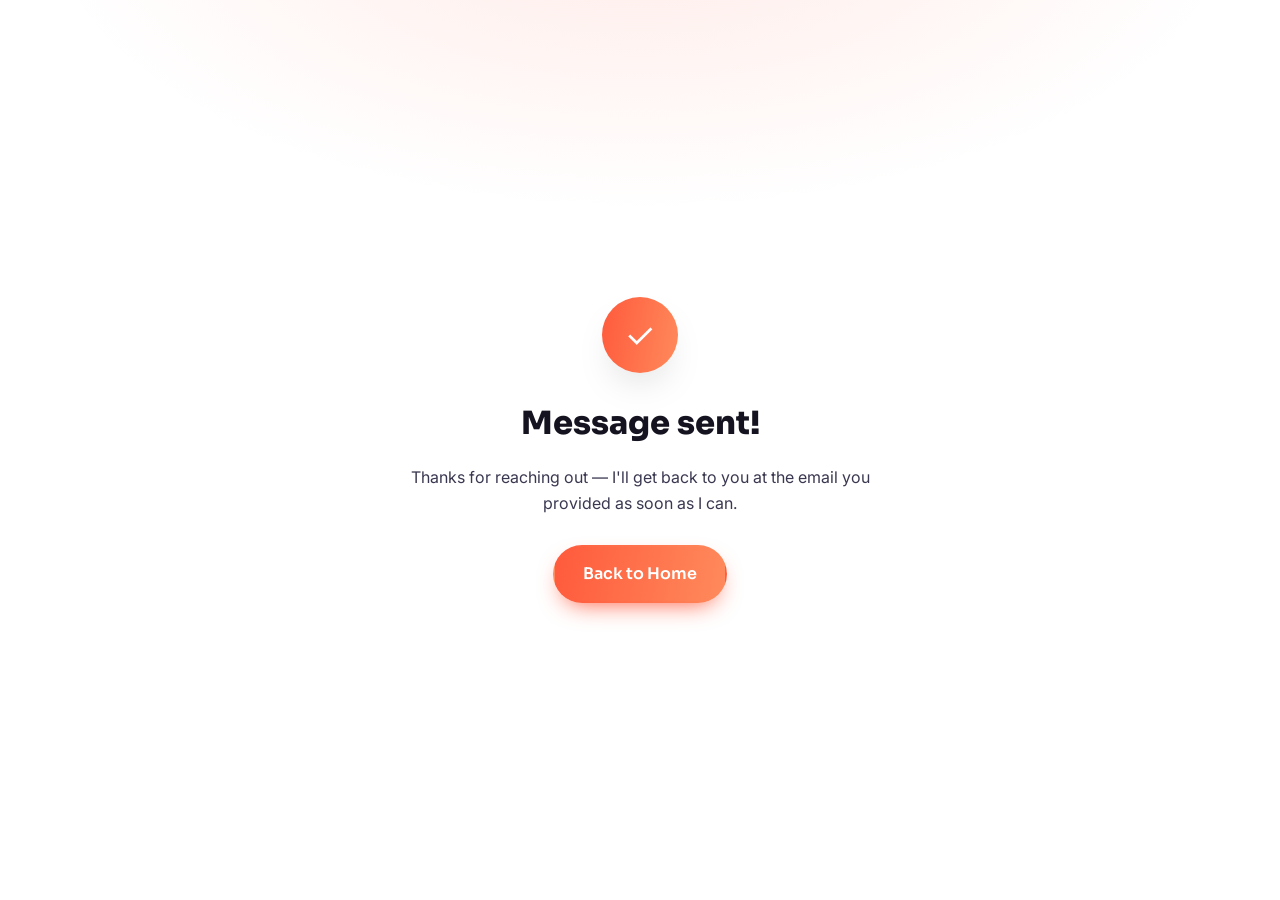
<file: thanks.html>
<!DOCTYPE html>
<html lang="en">
<head>
  <meta charset="UTF-8" />
  <meta name="viewport" content="width=device-width, initial-scale=1.0" />
  <title>Thanks! — BedoyaBuys</title>
  <meta name="robots" content="noindex" />
  <link rel="icon" type="image/svg+xml" href="assets/images/favicon.svg" />
  <link rel="preconnect" href="https://fonts.googleapis.com" />
  <link rel="preconnect" href="https://fonts.gstatic.com" crossorigin />
  <link href="https://fonts.googleapis.com/css2?family=Sora:wght@400;600;700;800&family=Inter:wght@400;500;600&display=swap" rel="stylesheet" />
  <link rel="stylesheet" href="css/styles.css" />

  <!-- Metricool tracking -->
  <script>function loadScript(a){var b=document.getElementsByTagName("head")[0],c=document.createElement("script");c.type="text/javascript",c.src="https://tracker.metricool.com/resources/be.js",c.onreadystatechange=a,c.onload=a,b.appendChild(c)}loadScript(function(){beTracker.t({hash:"539435b6d7f2f2cde3eccc9d855fa81a"})});</script>

  <style>
    .thanks { min-height: 100vh; display: flex; align-items: center; justify-content: center; text-align: center;
      background: radial-gradient(1000px 500px at 50% -10%, rgba(255,90,60,.12), transparent 60%); padding: 24px; }
    .thanks__card { max-width: 520px; }
    .thanks__check { width: 76px; height: 76px; border-radius: 50%; margin: 0 auto 24px;
      background: linear-gradient(100deg, var(--accent), var(--accent-2)); color: #fff;
      display: flex; align-items: center; justify-content: center; font-size: 2.2rem; box-shadow: var(--shadow); }
    .thanks h1 { font-family: var(--font-head); font-weight: 800; font-size: 2rem; margin-bottom: 14px; }
    .thanks p { color: var(--ink-soft); margin-bottom: 28px; }
  </style>
</head>
<body>
  <main class="thanks">
    <div class="thanks__card">
      <div class="thanks__check">✓</div>
      <h1>Message sent!</h1>
      <p>Thanks for reaching out — I'll get back to you at the email you provided as soon as I can.</p>
      <a href="/" class="btn btn--primary">Back to Home</a>
    </div>
  </main>
</body>
</html>
</file>
<file: css/styles.css>
/* =================================================================
   BedoyaBuys — stylesheet
   Edit the variables below to rebrand the whole site at once.
   ================================================================= */

:root {
  /* ---- BRAND COLORS (change these to match your brand) ---- */
  --ink:        #14131f;   /* near-black text / dark sections   */
  --ink-soft:   #3a3850;   /* secondary text                    */
  --accent:     #ff5a3c;   /* primary brand accent (coral)      */
  --accent-2:   #ff8a5b;   /* gradient partner                  */
  --accent-deep:#e0421f;   /* hover state                       */
  --bg:         #ffffff;   /* page background                   */
  --bg-alt:     #f6f5fb;   /* alternating section background     */
  --line:       #e7e5f0;   /* borders / dividers                */
  --white:      #ffffff;

  /* ---- TYPE ---- */
  --font-head: "Sora", system-ui, sans-serif;
  --font-body: "Inter", system-ui, sans-serif;

  /* ---- LAYOUT ---- */
  --maxw: 1140px;
  --radius: 18px;
  --shadow: 0 18px 40px -18px rgba(20, 19, 31, 0.25);
}

/* ---------- RESET ---------- */
*, *::before, *::after { box-sizing: border-box; margin: 0; padding: 0; }
html { scroll-behavior: smooth; scroll-padding-top: 80px; }
body {
  font-family: var(--font-body);
  color: var(--ink);
  background: var(--bg);
  line-height: 1.65;
  -webkit-font-smoothing: antialiased;
}
img { max-width: 100%; display: block; }
a { color: inherit; text-decoration: none; }
ul { list-style: none; }

/* ---------- LAYOUT HELPERS ---------- */
.container { width: 100%; max-width: var(--maxw); margin: 0 auto; padding: 0 24px; }
.section { padding: 96px 0; }
.section--alt { background: var(--bg-alt); }
.grad {
  background: linear-gradient(100deg, var(--accent), var(--accent-2));
  -webkit-background-clip: text; background-clip: text; color: transparent;
}

/* ---------- BUTTONS ---------- */
.btn {
  display: inline-block; font-family: var(--font-head); font-weight: 600;
  font-size: 1rem; padding: 14px 28px; border-radius: 999px;
  cursor: pointer; border: 2px solid transparent; transition: all .2s ease;
}
.btn--primary {
  background: linear-gradient(100deg, var(--accent), var(--accent-2));
  color: var(--white); box-shadow: 0 10px 24px -10px var(--accent);
}
.btn--primary:hover { transform: translateY(-2px); box-shadow: 0 16px 30px -10px var(--accent); }
.btn--ghost { background: transparent; color: var(--ink); border-color: var(--line); }
.btn--ghost:hover { border-color: var(--ink); }

/* ---------- NAV ---------- */
.nav {
  position: fixed; top: 0; left: 0; right: 0; z-index: 100;
  padding: 18px 0; transition: all .3s ease;
}
.nav.scrolled {
  background: rgba(255,255,255,.9); backdrop-filter: blur(12px);
  box-shadow: 0 4px 20px -12px rgba(20,19,31,.3); padding: 12px 0;
}
.nav__inner { display: flex; align-items: center; justify-content: space-between; }
.nav__logo {
  font-family: var(--font-head); font-weight: 800; font-size: 1.4rem; letter-spacing: -.5px;
}
.nav__logo span { color: var(--accent); }
.nav__links { display: flex; align-items: center; gap: 32px; }
.nav__links a { font-weight: 500; font-size: .98rem; transition: color .2s; }
.nav__links a:hover { color: var(--accent); }
.nav__cta {
  background: var(--ink); color: var(--white) !important; padding: 10px 22px;
  border-radius: 999px; font-weight: 600;
}
.nav__cta:hover { background: var(--accent); }
.nav__toggle { display: none; flex-direction: column; gap: 5px; background: none; border: 0; cursor: pointer; }
.nav__toggle span { width: 26px; height: 2px; background: var(--ink); border-radius: 2px; transition: .3s; }

/* ---------- HERO ---------- */
.hero {
  padding: 160px 0 90px;
  background: radial-gradient(1200px 600px at 80% -10%, rgba(255,90,60,.12), transparent 60%);
}
.hero__inner { display: grid; grid-template-columns: 1.1fr .9fr; gap: 56px; align-items: center; }
.hero__eyebrow {
  font-family: var(--font-head); font-weight: 600; color: var(--accent);
  text-transform: uppercase; letter-spacing: 2px; font-size: .82rem; margin-bottom: 14px;
}
.hero__title {
  font-family: var(--font-head); font-weight: 800; font-size: clamp(2.4rem, 5vw, 3.7rem);
  line-height: 1.08; letter-spacing: -1px; margin-bottom: 22px;
}
.hero__sub { font-size: 1.12rem; color: var(--ink-soft); max-width: 520px; margin-bottom: 32px; }
.hero__actions { display: flex; gap: 14px; flex-wrap: wrap; margin-bottom: 44px; }
.hero__stats { display: flex; gap: 40px; flex-wrap: wrap; }
.stat strong { display: block; font-family: var(--font-head); font-size: 1.7rem; color: var(--ink); }
.stat span { font-size: .9rem; color: var(--ink-soft); }

.hero__photo, .about__photo {
  border-radius: var(--radius); box-shadow: var(--shadow);
  background: linear-gradient(135deg, var(--bg-alt), #ece9f7);
  display: flex; align-items: center; justify-content: center;
  text-align: center; color: var(--ink-soft); font-family: var(--font-head); font-weight: 600;
  border: 1px dashed var(--line);
}
.hero__photo { aspect-ratio: 4/5; }
.hero__photo small, .about__photo small { font-family: var(--font-body); font-weight: 400; opacity: .7; }

/* Real photos (replace the dashed placeholders) */
.hero__photo--img, .about__photo--img {
  width: 100%; height: 100%; object-fit: cover; border: 0;
  aspect-ratio: 4/5; padding: 0;
}
.about__photo--img { aspect-ratio: 4/5; max-height: 560px; }

/* ---------- TRUST BAR ---------- */
.trustbar { background: var(--ink); color: var(--white); padding: 22px 0; }
.trustbar__inner { display: flex; align-items: center; gap: 28px; flex-wrap: wrap; justify-content: center; }
.trustbar span { font-size: .8rem; text-transform: uppercase; letter-spacing: 2px; opacity: .6; }
.trustbar ul { display: flex; gap: 28px; flex-wrap: wrap; }
.trustbar li { font-family: var(--font-head); font-weight: 600; opacity: .9; }

/* ---------- SECTION HEADERS ---------- */
.section__head { text-align: center; max-width: 640px; margin: 0 auto 56px; }
.section__eyebrow {
  font-family: var(--font-head); font-weight: 600; color: var(--accent);
  text-transform: uppercase; letter-spacing: 2px; font-size: .82rem; margin-bottom: 12px;
}
.section__eyebrow--light { color: var(--accent-2); }
.section__title {
  font-family: var(--font-head); font-weight: 700; font-size: clamp(1.8rem, 3.5vw, 2.6rem);
  line-height: 1.15; letter-spacing: -.5px; margin-bottom: 14px;
}
.section__lead { color: var(--ink-soft); font-size: 1.08rem; }

/* ---------- ABOUT ---------- */
.about { display: grid; grid-template-columns: .9fr 1.1fr; gap: 56px; align-items: center; }
.about__photo { aspect-ratio: 1/1; }
.about__content p { color: var(--ink-soft); margin-bottom: 16px; }
.about__list { margin-top: 22px; display: grid; gap: 12px; }
.about__list li { position: relative; padding-left: 30px; font-weight: 500; }
.about__list li::before {
  content: "✓"; position: absolute; left: 0; top: 0;
  color: var(--accent); font-weight: 800;
}

/* ---------- STATS GRID ---------- */
.statgrid { display: grid; grid-template-columns: repeat(4, 1fr); gap: 22px; }
.statcard {
  background: var(--white); border: 1px solid var(--line); border-radius: var(--radius);
  padding: 34px 24px; text-align: center; transition: transform .25s ease, box-shadow .25s ease;
}
.statcard:hover { transform: translateY(-6px); box-shadow: var(--shadow); }
.statcard strong {
  display: block; font-family: var(--font-head); font-weight: 800;
  font-size: clamp(1.8rem, 3vw, 2.4rem); line-height: 1;
  background: linear-gradient(100deg, var(--accent), var(--accent-2));
  -webkit-background-clip: text; background-clip: text; color: transparent;
  margin-bottom: 10px;
}
.statcard span { color: var(--ink-soft); font-size: .95rem; }

/* ---------- VIDEO SAMPLES (iPhone mockups by category) ---------- */
.catgroup { margin-bottom: 64px; text-align: center; }
.catgroup:last-child { margin-bottom: 0; }
.catgroup__title {
  display: inline-block; font-family: var(--font-head); font-weight: 700;
  font-size: 1.35rem; color: var(--white);
  background: linear-gradient(100deg, var(--accent), var(--accent-2));
  padding: 12px 34px; border-radius: 999px; margin: 0 auto 40px;
  box-shadow: 0 10px 24px -12px var(--accent);
}
.phones { display: grid; grid-template-columns: repeat(5, 1fr); gap: 28px; }

.phone { text-align: center; }
.phone__frame {
  display: block; position: relative; padding: 7px;
  background: linear-gradient(150deg, #34323f, #14131f 70%);
  border-radius: 30px;
  box-shadow: var(--shadow), inset 0 0 0 2px rgba(255,255,255,.05);
  transition: transform .28s ease, box-shadow .28s ease;
}
.phone:hover .phone__frame {
  transform: translateY(-6px);
  box-shadow: 0 28px 50px -20px rgba(20,19,31,.5), inset 0 0 0 2px rgba(255,255,255,.08);
}
/* side buttons */
.phone__frame::before, .phone__frame::after {
  content: ""; position: absolute; left: -2px; width: 2px; border-radius: 2px;
  background: #2a2935;
}
.phone__frame::before { top: 92px; height: 26px; }
.phone__frame::after  { top: 128px; height: 42px; box-shadow: 0 54px 0 #2a2935; }
.phone__screen {
  width: 100%; aspect-ratio: 9/16; object-fit: cover;
  border-radius: 24px; display: block; background: #000;
}
/* Empty state for videos not yet added */
.phone__screen--empty {
  display: flex; align-items: center; justify-content: center; text-align: center;
  background: linear-gradient(160deg, #2a2935, #14131f);
  color: rgba(255,255,255,.5); font-family: var(--font-body); font-size: .78rem;
  padding: 16px;
}
.phone__screen--empty span { display: block; }
.phone__screen--empty strong { display: block; font-size: 1.6rem; color: rgba(255,255,255,.4); margin-bottom: 6px; font-weight: 400; }
.phone__island {
  position: absolute; top: 16px; left: 50%; transform: translateX(-50%);
  width: 32%; max-width: 62px; height: 16px; background: #000;
  border-radius: 999px; z-index: 2;
}
/* Play badge — visual affordance; the whole frame is the link to the storefront */
.phone__play {
  position: absolute; top: 50%; left: 50%; transform: translate(-50%, -50%);
  z-index: 3; width: 54px; height: 54px; border-radius: 50%;
  background: rgba(20, 19, 31, .5); -webkit-backdrop-filter: blur(2px); backdrop-filter: blur(2px);
  display: flex; align-items: center; justify-content: center;
  opacity: .9; pointer-events: none;
  transition: background .2s ease, transform .2s ease, opacity .2s ease;
}
.phone__play::before {
  content: ""; width: 0; height: 0; margin-left: 4px;
  border-style: solid; border-width: 9px 0 9px 15px;
  border-color: transparent transparent transparent #fff;
}
.phone__frame:hover .phone__play { opacity: 1; background: var(--accent); transform: translate(-50%, -50%) scale(1.1); }
.phone figcaption {
  margin-top: 16px; font-family: var(--font-head); font-weight: 600;
  font-size: .92rem; color: var(--ink); line-height: 1.3;
}

/* ---------- BRANDS ---------- */
/* Moving logo carousel */
.marquee {
  overflow: hidden; width: 100%; padding: 8px 0; margin-bottom: 18px;
  -webkit-mask-image: linear-gradient(90deg, transparent, #000 8%, #000 92%, transparent);
          mask-image: linear-gradient(90deg, transparent, #000 8%, #000 92%, transparent);
}
.marquee__track {
  display: flex; align-items: center; gap: 64px; width: max-content;
  animation: marquee 32s linear infinite;
}
.marquee--rev .marquee__track { animation-direction: reverse; }
.marquee:hover .marquee__track { animation-play-state: paused; }
@keyframes marquee { from { transform: translateX(0); } to { transform: translateX(-50%); } }

.logo { flex: 0 0 auto; display: flex; align-items: center; justify-content: center; }
.logo img {
  height: 44px; width: auto; max-width: 170px; object-fit: contain;
  opacity: .55; filter: grayscale(100%);
  transition: opacity .25s ease, filter .25s ease;
}
.logo img:hover { opacity: 1; filter: grayscale(0); }
/* Square logos carry baked-in whitespace — size up so they read as large as the wide ones */
.logo img[src*="ninja"], .logo img[src*="bobandbrad"] { height: 68px; max-width: 90px; }

.brands__more {
  text-align: center; color: var(--ink-soft); font-family: var(--font-head);
  font-weight: 600; margin: 24px 0 18px;
}
.brands {
  display: flex; flex-wrap: wrap; justify-content: center; gap: 14px; max-width: 880px; margin: 0 auto;
}
.brands li {
  font-family: var(--font-head); font-weight: 600; font-size: 1.05rem; color: var(--ink);
  background: var(--white); border: 1px solid var(--line); border-radius: 999px;
  padding: 12px 24px; transition: border-color .2s, color .2s, transform .2s;
}
.brands li:hover { border-color: var(--accent); color: var(--accent); transform: translateY(-2px); }

/* ---------- SHOP ---------- */
.shop { background: var(--ink); color: var(--white); text-align: center; }
.shop .section__title { color: var(--white); }
.shop p { color: rgba(255,255,255,.75); max-width: 520px; margin: 0 auto 28px; }
.shop__content { max-width: 640px; margin: 0 auto; }

/* ---------- CONTACT FORM ---------- */
.contact { max-width: 720px; }
.form { display: grid; gap: 18px; }
.form__row { display: grid; grid-template-columns: 1fr 1fr; gap: 18px; }
.form label { display: grid; gap: 8px; font-family: var(--font-head); font-weight: 600; font-size: .92rem; }
.form input, .form textarea {
  font-family: var(--font-body); font-size: 1rem; padding: 13px 16px;
  border: 1px solid var(--line); border-radius: 12px; background: var(--white);
  transition: border-color .2s;
}
.form input:focus, .form textarea:focus { outline: none; border-color: var(--accent); }
.form button { justify-self: start; margin-top: 6px; }
.contact__alt { text-align: center; margin-top: 24px; color: var(--ink-soft); }
.contact__alt a { color: var(--accent); font-weight: 600; }

/* ---------- FOOTER ---------- */
.footer { background: var(--ink); color: var(--white); padding: 48px 0; }
.footer__inner { display: flex; flex-direction: column; align-items: center; gap: 20px; text-align: center; }
.footer__social { display: flex; gap: 14px; flex-wrap: wrap; justify-content: center; }
.social {
  width: 44px; height: 44px; border-radius: 50%;
  display: inline-flex; align-items: center; justify-content: center;
  background: rgba(255,255,255,.08); color: var(--white);
  transition: background .2s ease, transform .2s ease;
}
.social svg { width: 20px; height: 20px; fill: currentColor; }
.social:hover {
  background: linear-gradient(100deg, var(--accent), var(--accent-2));
  transform: translateY(-3px);
}
.about__social { margin-top: 32px; width: 100%; }
.about__social .social {
  background: var(--ink);
  color: var(--white);
  border: none;
}
.about__social .social:hover {
  background: linear-gradient(100deg, var(--accent), var(--accent-2));
}
.footer__copy { font-size: .85rem; opacity: .55; }

/* =================================================================
   RESPONSIVE
   ================================================================= */
@media (max-width: 980px) {
  .phones { grid-template-columns: repeat(3, 1fr); gap: 24px; }
}

@media (max-width: 900px) {
  .hero__inner, .about { grid-template-columns: 1fr; }
  .hero__media { order: -1; max-width: 380px; }
  .statgrid { grid-template-columns: repeat(2, 1fr); }
}

@media (max-width: 720px) {
  .section { padding: 72px 0; }
  .hero { padding: 130px 0 70px; }

  .nav__links {
    position: fixed; inset: 0 0 0 auto; width: min(75%, 320px);
    background: var(--white); flex-direction: column; align-items: flex-start;
    justify-content: center; padding: 40px; gap: 26px;
    transform: translateX(100%); transition: transform .3s ease;
    box-shadow: -10px 0 40px -20px rgba(0,0,0,.4);
  }
  .nav__links.open { transform: translateX(0); }
  .nav__toggle { display: flex; z-index: 101; }
  .nav.menu-open .nav__toggle span:nth-child(1) { transform: translateY(7px) rotate(45deg); }
  .nav.menu-open .nav__toggle span:nth-child(2) { opacity: 0; }
  .nav.menu-open .nav__toggle span:nth-child(3) { transform: translateY(-7px) rotate(-45deg); }
}

@media (max-width: 540px) {
  .phones { grid-template-columns: repeat(2, 1fr); gap: 20px; }
  .statgrid { grid-template-columns: 1fr; }
  .form__row { grid-template-columns: 1fr; }
  .hero__stats { gap: 26px; }
}

/* ---------- ACCESSIBILITY ---------- */
@media (prefers-reduced-motion: reduce) {
  * { animation: none !important; transition: none !important; scroll-behavior: auto !important; }
}

/* Reveal-on-scroll (toggled by JS) */
.reveal { opacity: 0; transform: translateY(24px); transition: opacity .6s ease, transform .6s ease; }
.reveal.visible { opacity: 1; transform: none; }
</file>
